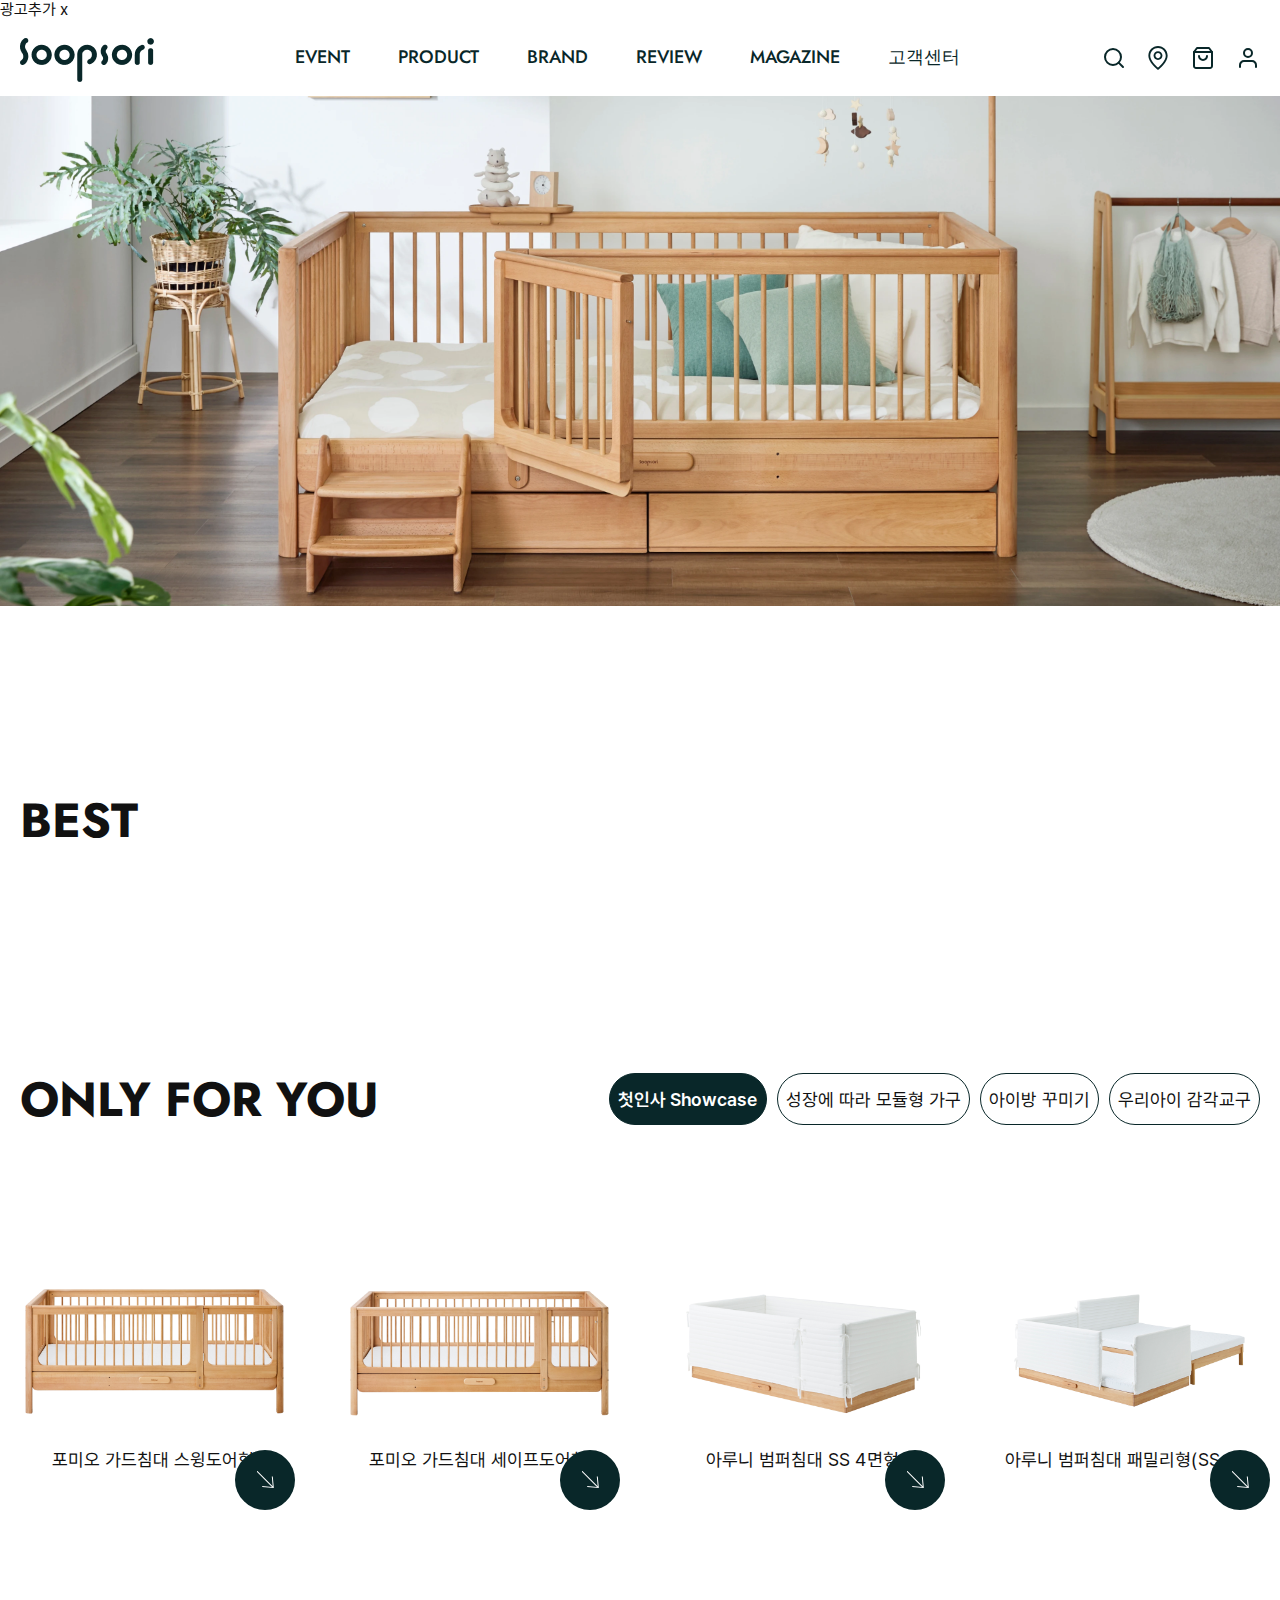
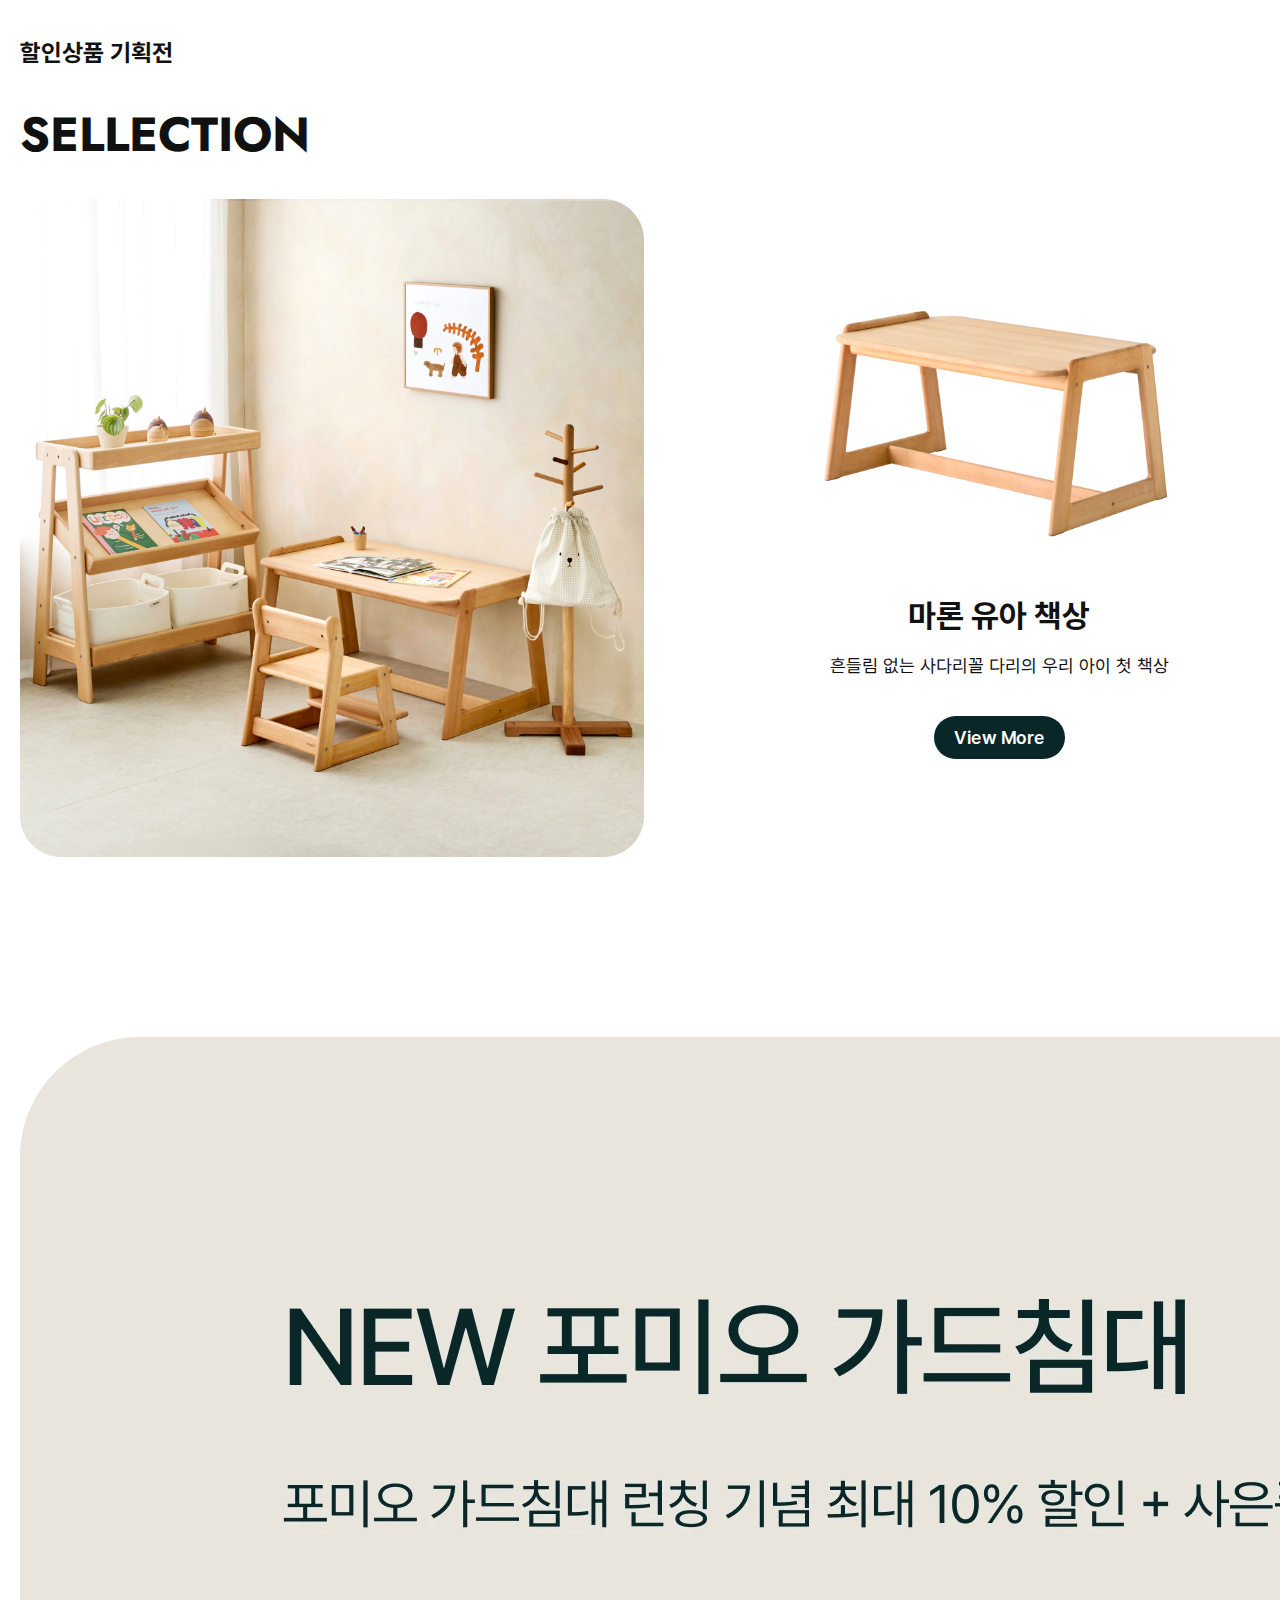
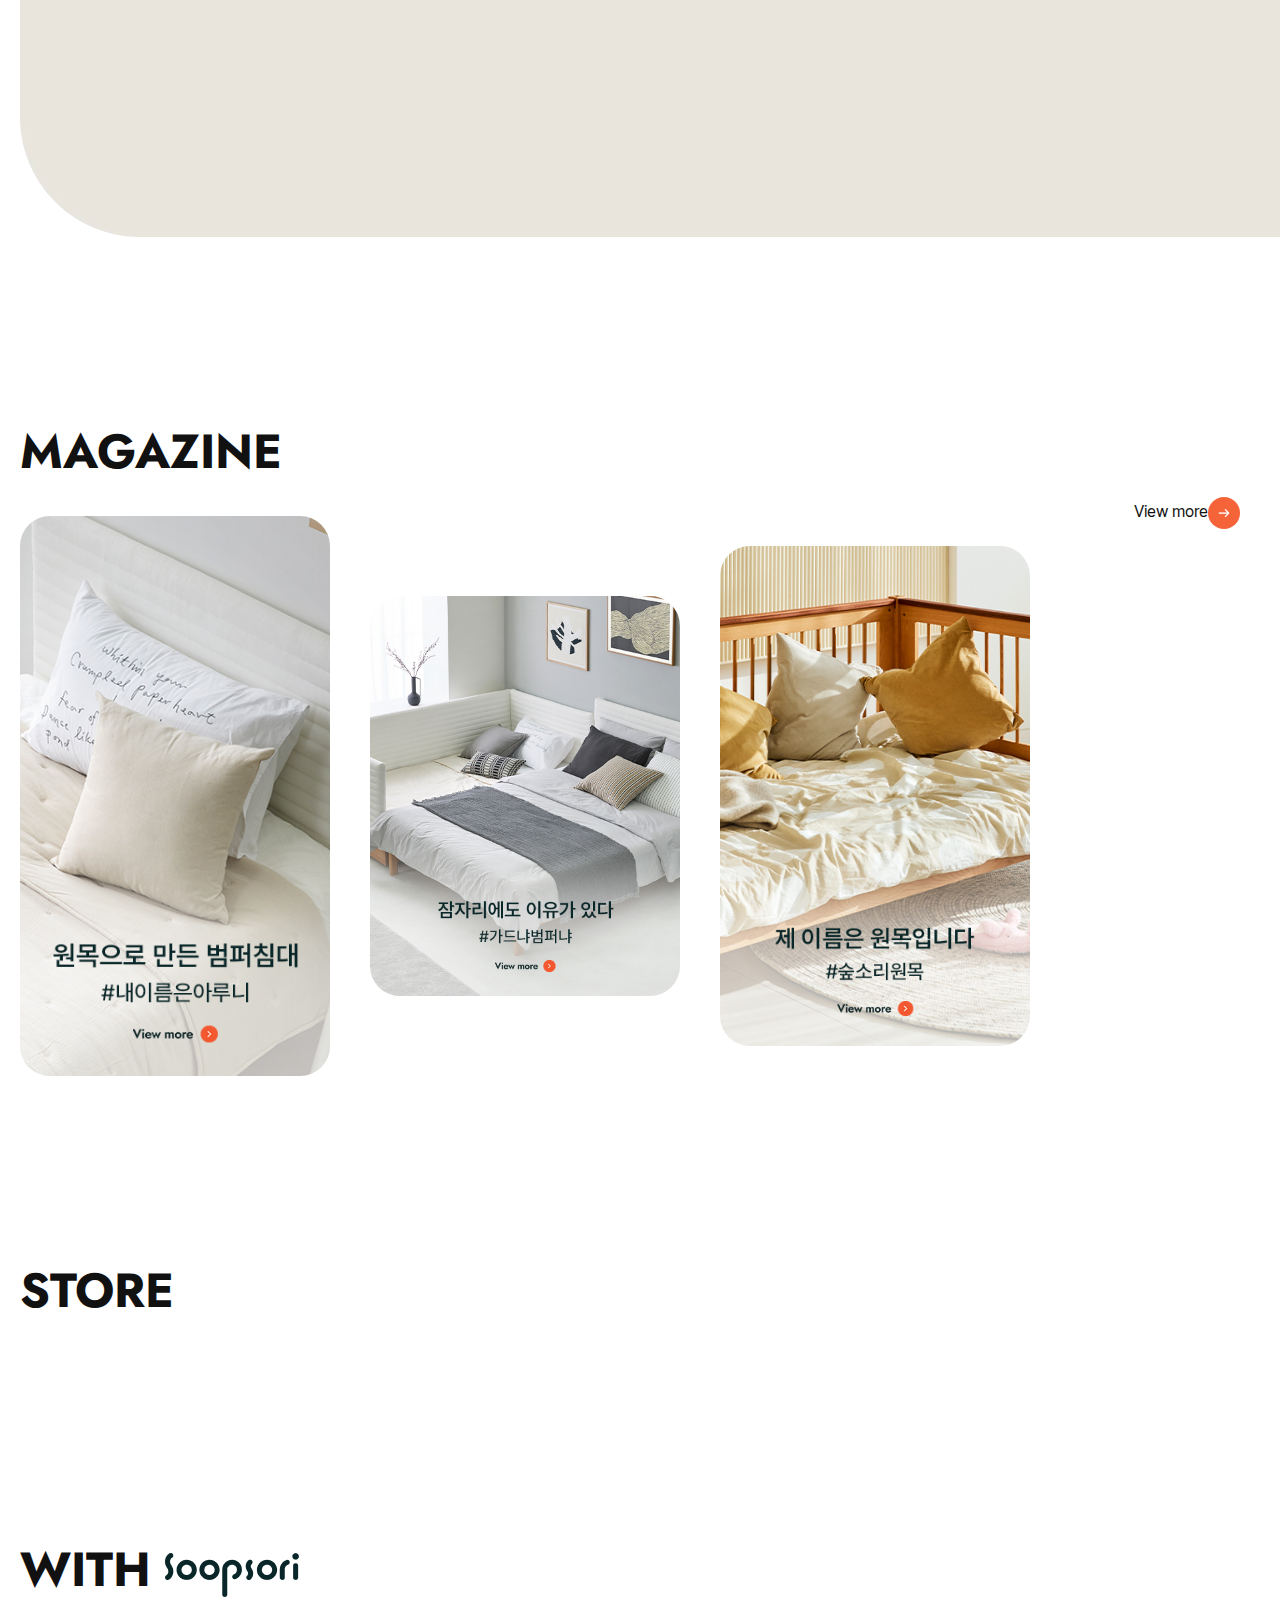
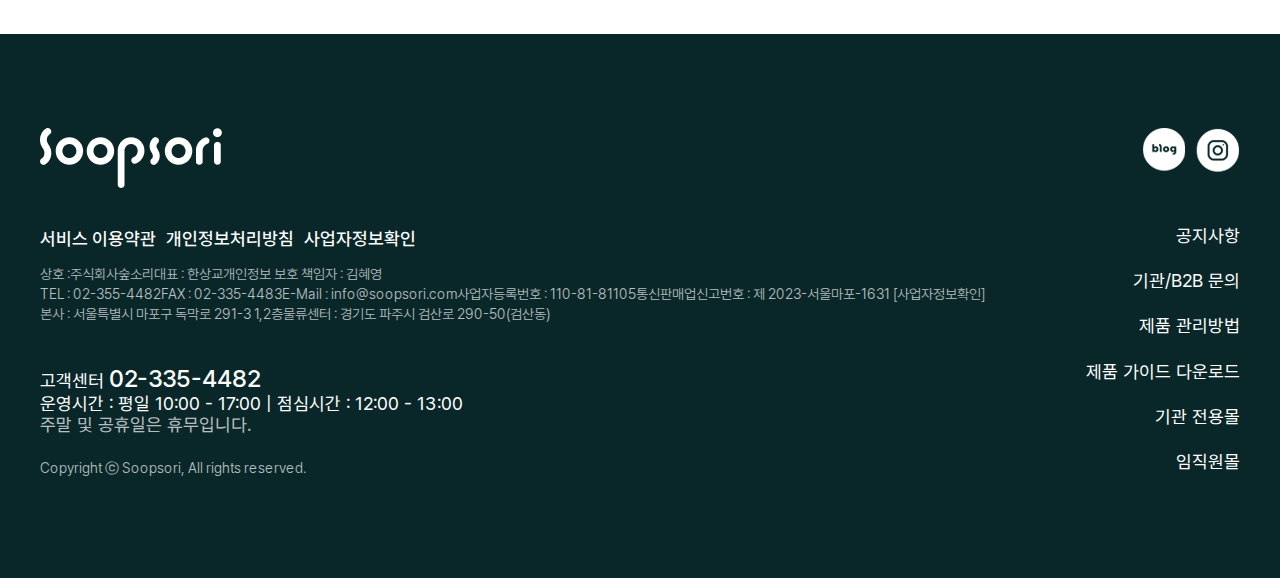
<file: index.html>
<!DOCTYPE html>
<html lang="en">

<head>
    <meta charset="UTF-8">
    <meta name="viewport" content="width=device-width, initial-scale=1.0">
    <title>soopsori</title>
    <link rel="stylesheet" href="./font/static/pretendard.css">
    <link href="https://fonts.googleapis.com/css2?family=Jost:ital,wght@0,100..900;1,100..900&display=swap" rel="stylesheet">
    <link rel="stylesheet" href="./CSS/comm.css">
    <link rel="stylesheet" href="./CSS/style.css">
    <link rel="stylesheet" href="./CSS/only.css">
    <link rel="stylesheet" href="./CSS/respond.css">
    
</head>

<body>
    <div class="add">광고추가 x</div>
    <!-- 1 header -->
    <header>
        <div class="inner">
            <!-- h1.logo>a[href="#void"]>img
            ul.main-menu>li*6>a[href="#void"]
            ul.gnb>li*4>a[href="#void"]>img -->
            <h1 class="logo"><a href="#void"><img src="./image/top-logo.png" alt="soopsori_logo"></a></h1>
            <ul class="main-menu">
                <li><a href="#void">EVENT</a></li>
                <li><a href="#void">PRODUCT</a></li>
                <li><a href="#void">BRAND</a></li>
                <li><a href="#void">REVIEW</a></li>
                <li><a href="#void">MAGAZINE</a></li>
                <li><a href="#void">고객센터</a></li>
            </ul>
            <ul class="gnb">
                <li><a href="#void"><img src="./image/btn_top_search.svg" alt="search_icon"></a></li>
                <li class="m-hide"><a href="#void"><img src="./image/btn_top_location.svg" alt="location_icon"></a></li>
                <li class="m-hide"><a href="#void"><img src="./image/btn_top_cart.svg" alt="cart_icon"></a></li>
                <li class="m-hide"><a href="#void"><img src="./image/btn_top_user.svg" alt="user_icon"></a></li>
                <li class="menu-btn"><a href="#void"><img src="./image/menu.svg" alt="menu_icon"></a></li>
            </ul>
        </div>
    </header>
    <!-- 2 main -->
    <main>
        <div class="main-slider-wrap">
            <div class="slider-list">
                <div class="slider"><img src="./image/slider-1.webp" alt="slider_banner">
                </div>
            </div>
        </div>


        <!-- section*7>div.inner>h2.title -->
        <section class="best-wrap">
            <div class="inner">
                <h2 class="title">BEST</h2>
            </div>
        </section>
             <section class="only-you-wrap">
            <div class="inner">
                <div class="title-box">
                    <h2 class="title">ONLY FOR YOU</h2>
                    <ul class="only-tap-list">
                        <li class="active"><a href="#void">첫인사 Showcase</a></li>
                        <li><a href="#void">성장에 따라 모듈형 가구</a></li>
                        <li><a href="#void">아이방 꾸미기</a></li>
                        <li><a href="#void">우리아이 감각교구</a></li>
                    </ul>
                </div>
            </div>
            <div class="only-for-slider-wrap">
                <div class="only-slider-list">
                    <div class="only-slider">
                        <div class="img-box">
                            <img src="./image/1000000445_main_05.jpg" alt="">
                            <img class="hover-img" src="./image/1000000445_add1_018.jpg" alt="">
                        </div>
                        <div class="text-box">
                            <p class="onny-item-title">포미오 가드침대 스윙도어형</p>
                        </div>
                        <div class="radius"></div>
                    </div>

                    <div class="only-slider">
                        <div class="img-box">
                            <img src="./image/1000000437_main_044.jpg" alt="">
                            <img class="hover-img" src="./image/1000000437_add1_032.jpg" alt="">
                        </div>
                        <div class="text-box">
                            <p class="onny-item-title">포미오 가드침대 세이프도어형</p>
                        </div>
                        <div class="radius"></div>
                    </div>
                    <div class="only-slider">
                        <div class="img-box">
                            <img src="./image/1000000033_main_04.jpg" alt="">
                            <img class="hover-img" src="./image/1000000033_add1_067.jpg" alt="">
                        </div>
                        <div class="text-box">
                            <p class="onny-item-title">아루니 범퍼침대 SS 4면형</p>
                        </div>
                        <div class="radius"></div>
                    </div>
                    <div class="only-slider">
                        <div class="img-box">
                            <img src="./image/1000000037_main_023.jpg" alt="">
                            <img class="hover-img" src="./image/1000000037_add1_013.jpg" alt="">
                        </div>
                        <div class="text-box">
                            <p class="onny-item-title">아루니 범퍼침대 패밀리형(SS+Q)</p>
                        </div>
                        <div class="radius"></div>
                    </div>
                </div>
            </div>
            </div>
        </section>
        <section class="sellection-wrap">
            <div class="inner">
                <h2 class="title">SELLECTION</h2>
                <div class="sellection-slider-wrap">
                    <div class="sellection-list">
                        <div class="sellection">
                            
                            <div class="sel-left"><img src="./image/05_main_sell_pc1.png "alt=""></div>
                            
                            <div class="sel-right">
                            <div class="img-box">
                                <img src="./image/06_main_sell_pointer03.png" alt="">
                            </div>
                            <div class="text-box">
                                <strong>마론 유아 책상</strong>
                                <p>흔들림 없는 사다리꼴 다리의 우리 아이 첫 책상</p>
                                <p class="more">View More</p>
                            </div>
                            </div>
                        </div>
                    </div>
                </div>
            </div>
        </section>
        <section class="banner-wrap">
            <div class="inner">
                <h2 class="blind">할인상품 기획전</h2>
                <div class="event-banner">
                    <ul class="event-banner-list">
                        <li><a href="#"><img src="./image/banner_1.webp" alt="banner"></a></li>
                    </ul>
                </div>
            </div>
        </section>
        <section class="magazine">
            <div class="inner">
                <h2 class="title">MAGAZINE</h2>
                <!-- ul.magazine-list>li*3>a[href="#void"]>img -->
                <!-- ul.magazine-list>li*3>a[href="#void"]>img[src="./image/magazine-$.jpg"] -->
                <ul class="magazine-list">
                    <li><a href="#void"><img src="./image/magazine-1.jpg" alt=""></a></li>
                    <li><a href="#void"><img src="./image/magazine-2.jpg" alt=""></a></li>
                    <li><a href="#void"><img src="./image/magazine-3.jpg" alt=""></a></li>
                </ul>
                <p class="more-btn"><a href="#void"><span>View more</span><span><img src="./image/btn-main-more.svg"
                                alt="more_icon"></span></a></p>
            </div>
        </section>
        <section class="store-wrap">
            <div class="inner">
                <h2 class="title">STORE</h2>
            </div>
        </section>
        <section class="with-wrap">
            <div class="inner">
                <h2 class="title">WITH <img src="./image/top-logo.png" alt="loco_icon"></h2>
            </div>
        </section>

    </main>
    <!-- 3 footer -->
    <footer>
        <div class="inner">
            <div class="footer-left">
                <!-- p.footer-logo>img
                div.util-address
                div.custom-center
                p.cory -->
                <p class="footer-logo"><a href="#void">
                        <img src="./image/footer-logo.png" alt="footer_logo_icon"></a></p>
                <div class="util-address">
                    <!-- ul.util-menu>li*3>a[href="#void"]
                    adress>p*3>span*5 -->
                    <ul class="util-menu">
                        <li><a href="#void">서비스 이용약관</a></li>
                        <li><a href="#void">개인정보처리방침</a></li>
                        <li><a href="#void">사업자정보확인</a></li>
                    </ul>
                    <address class="text-op">
                        <p><span>상호 :주식회사숲소리</span><span>대표 : 한상교</span><span>개인정보 보호 책임자 : 김혜영</span></p>
                        <p><span>TEL : 02-355-4482</span><span>FAX : 02-335-4483</span><span>E-Mail :
                                info@soopsori.com</span><span>사업자등록번호 : 110-81-81105</span><span>통신판매업신고번호 : 제 2023-서울마포-1631 <a href="#void">[사업자정보확인]</a></span></p>
                        <p><span>본사 : 서울특별시 마포구 독막로 291-3 1,2층</span><span>물류센터 : 경기도 파주시 검산로 290-50(검산동)</span></p>
                    </address>
                </div>
                <div class="custom-center">
                    <p>고객센터 <strong>02-335-4482</strong></p>
                    <p>운영시간 : 평일 10:00 - 17:00 | 점심시간 : 12:00 - 13:00</p>
                    <p class="text-op">주말 및 공휴일은 휴무입니다.</p>
                </div>
                <p class="copy text-op">Copyright ⓒ Soopsori, All rights reserved.</p>
            </div>
            <div class="footer-right">
                <!-- ul.snslist>li*2>a[href="#void"]>img
                ul.footer-menu>li*6>a[href="#void"] -->
                <ul class="sns-list">
                    <li><a href="#void"><img src="./image/footer-sns-blog.png" alt="blog_icon"></a></li>
                    <li><a href="#void"><img src="./image/footer-sns-insta.png" alt="insta_icon"></a></li>
                </ul>
                <ul class="footer-menu">
                    <li><a href="#void">공지사항</a></li>
                    <li><a href="#void">기관/B2B 문의</a></li>
                    <li><a href="#void">제품 관리방법</a></li>
                    <li><a href="#void">제품 가이드 다운로드</a></li>
                    <li><a href="#void">기관 전용몰</a></li>
                    <li><a href="#void">임직원몰</a></li>
                </ul>
            </div>
        </div>
    </footer>
</body>

</html>
</file>
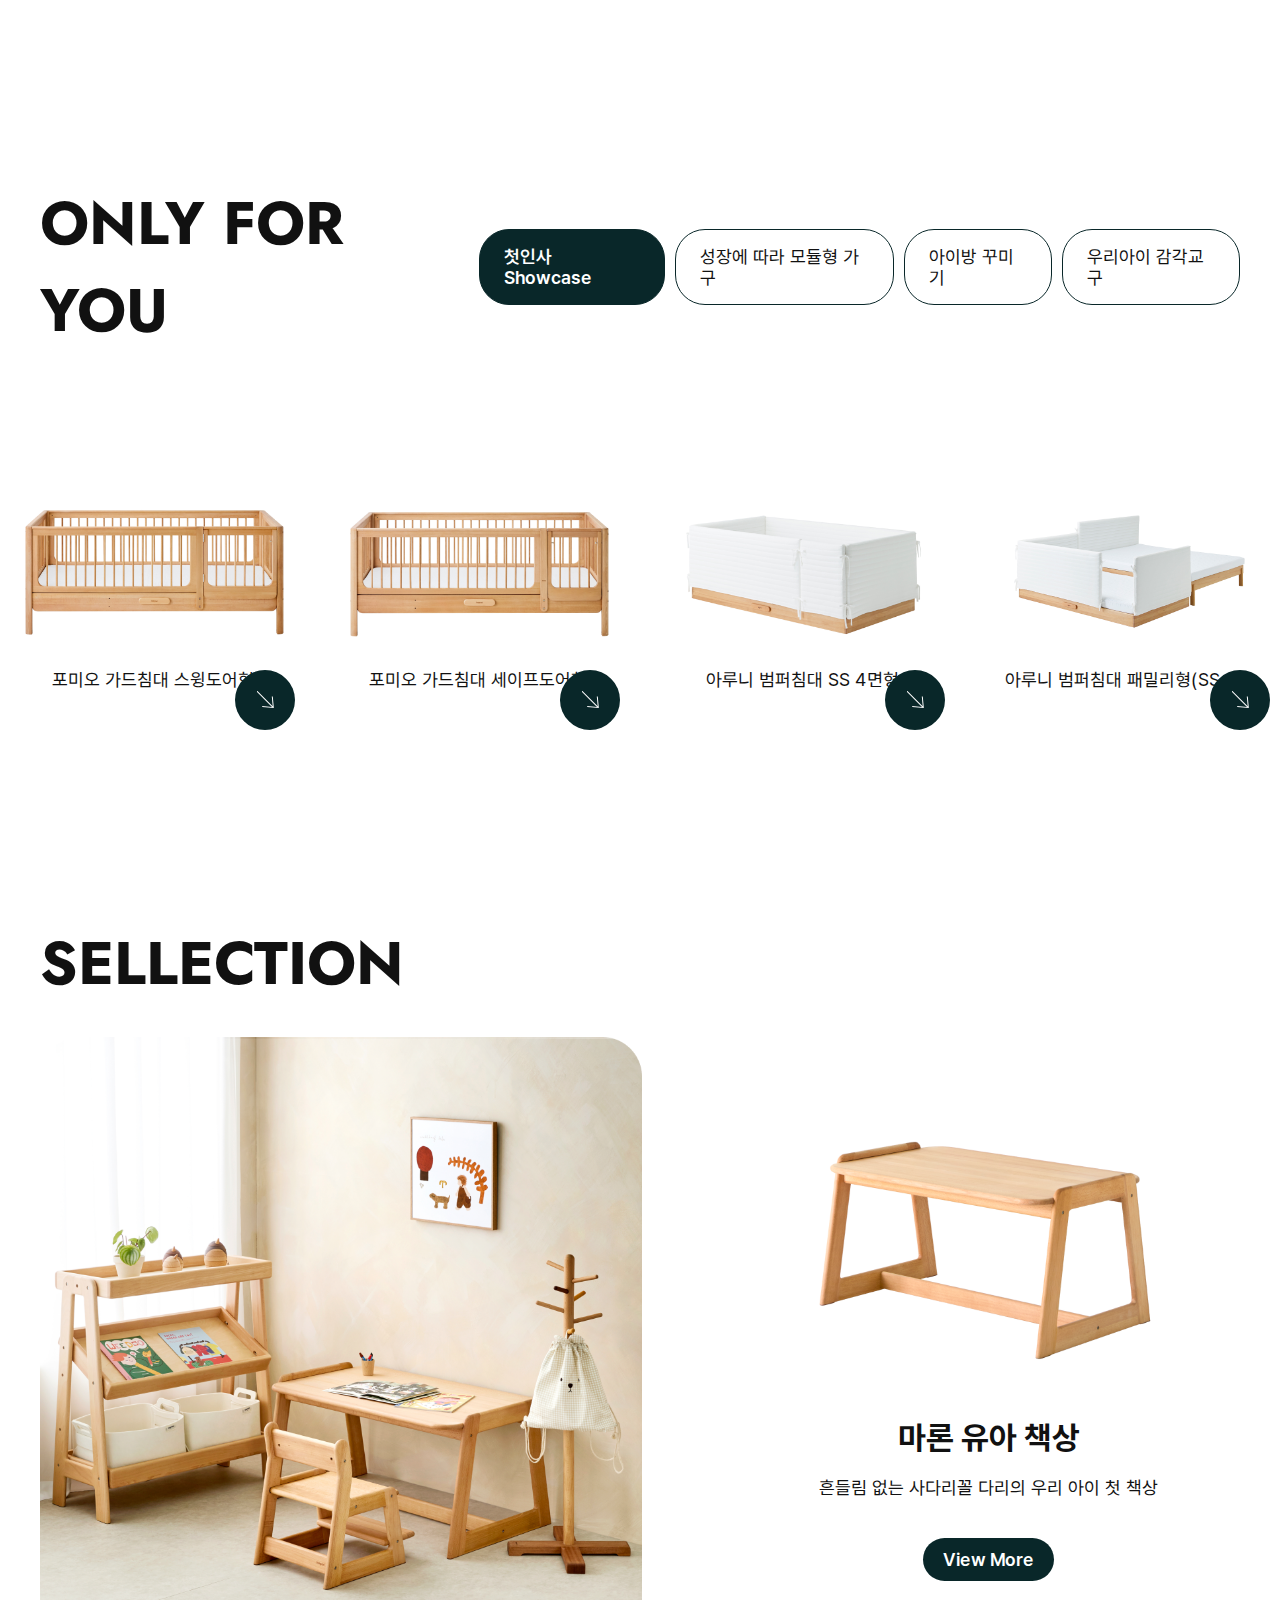
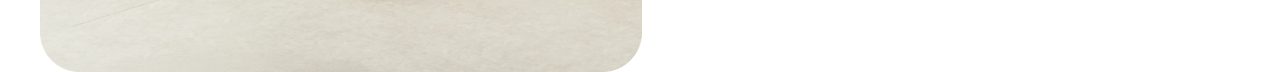
<file: only-for-you.html>
<!DOCTYPE html>
<html lang="en">

<head>
    <meta charset="UTF-8">
    <meta name="viewport" content="width=device-width, initial-scale=1.0">
    <title>Document</title>
    <link rel="stylesheet" href="./font/static/pretendard.css">
    <link href="https://fonts.googleapis.com/css2?family=Jost:ital,wght@0,100..900;1,100..900&display=swap"
        rel="stylesheet">
    <link rel="stylesheet" href="./CSS/comm.css">
    <link rel="stylesheet" href="./CSS/style.css">
    <link rel="stylesheet" href="./CSS/only.css">
</head>

<body>
    <main>
        <section class="only-you-wrap">
            <div class="inner">
                <div class="title-box">
                    <h2 class="title">ONLY FOR YOU</h2>
                    <ul class="only-tap-list">
                        <li class="active"><a href="#void">첫인사 Showcase</a></li>
                        <li><a href="#void">성장에 따라 모듈형 가구</a></li>
                        <li><a href="#void">아이방 꾸미기</a></li>
                        <li><a href="#void">우리아이 감각교구</a></li>
                    </ul>
                </div>
            </div>
            <div class="only-for-slider-wrap">
                <div class="only-slider-list">
                    <div class="only-slider">
                        <div class="img-box">
                            <img src="./image/1000000445_main_05.jpg" alt="">
                            <img class="hover-img" src="./image/1000000445_add1_018.jpg" alt="">
                        </div>
                        <div class="text-box">
                            <p class="onny-item-title">포미오 가드침대 스윙도어형</p>
                        </div>
                        <div class="radius"></div>
                    </div>

                    <div class="only-slider">
                        <div class="img-box">
                            <img src="./image/1000000437_main_044.jpg" alt="">
                            <img class="hover-img" src="./image/1000000437_add1_032.jpg" alt="">
                        </div>
                        <div class="text-box">
                            <p class="onny-item-title">포미오 가드침대 세이프도어형</p>
                        </div>
                        <div class="radius"></div>
                    </div>
                    <div class="only-slider">
                        <div class="img-box">
                            <img src="./image/1000000033_main_04.jpg" alt="">
                            <img class="hover-img" src="./image/1000000033_add1_067.jpg" alt="">
                        </div>
                        <div class="text-box">
                            <p class="onny-item-title">아루니 범퍼침대 SS 4면형</p>
                        </div>
                        <div class="radius"></div>
                    </div>
                    <div class="only-slider">
                        <div class="img-box">
                            <img src="./image/1000000037_main_023.jpg" alt="">
                            <img class="hover-img" src="./image/1000000037_add1_013.jpg" alt="">
                        </div>
                        <div class="text-box">
                            <p class="onny-item-title">아루니 범퍼침대 패밀리형(SS+Q)</p>
                        </div>
                        <div class="radius"></div>
                    </div>
                </div>
            </div>
            </div>
        </section>
        <section class="sellection-wrap">
            <div class="inner">
                <h2 class="title">SELLECTION</h2>
                <div class="sellection-slider-wrap">
                    <div class="sellection-list">
                        <div class="sellection">
                            
                            <div class="sel-left"><img src="./image/05_main_sell_pc1.png "alt=""></div>
                            
                            <div class="sel-right">
                            <div class="img-box">
                                <img src="./image/06_main_sell_pointer03.png" alt="">
                            </div>
                            <div class="text-box">
                                <strong>마론 유아 책상</strong>
                                <p>흔들림 없는 사다리꼴 다리의 우리 아이 첫 책상</p>
                                <p class="more">View More</p>
                            </div>
                            </div>
                        </div>
                    </div>
                </div>
            </div>
        </section>
    </main>
</body>

</html>
</file>
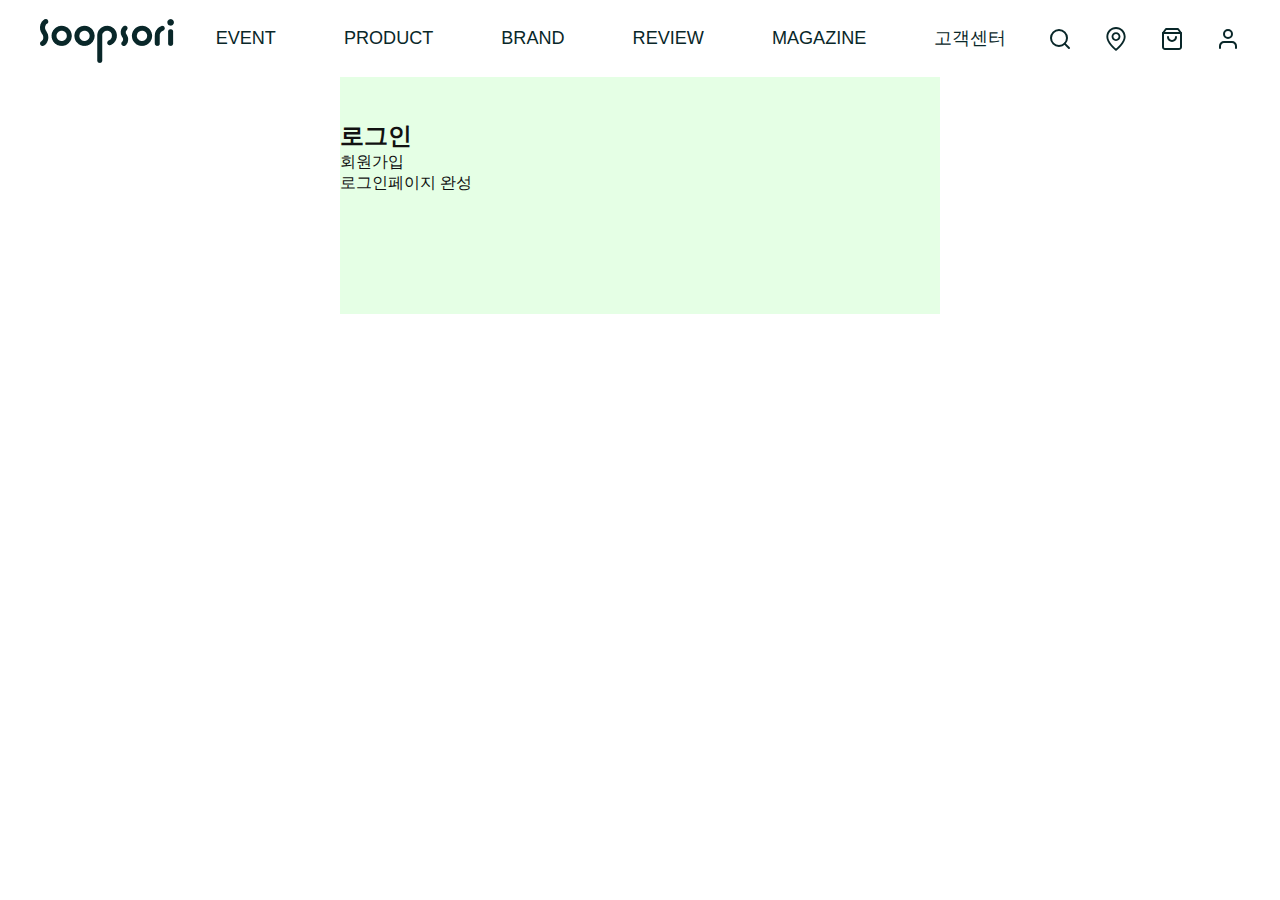
<file: login/login.html>
<!DOCTYPE html>
<html lang="en">
<head>
    <meta charset="UTF-8">
    <meta name="viewport" content="width=device-width, initial-scale=1.0">
    <title>Document</title>
    <link rel="stylesheet" href="../CSS/comm.css">
    <link rel="stylesheet" href="../CSS/style.css">
    <link rel="stylesheet" href="./login.css">
</head>
<body>
    <header>
        <div class="inner">
            <!-- h1.logo>a[href="#void"]>img
            ul.main-menu>li*6>a[href="#void"]
            ul.gnb>li*4>a[href="#void"]>img -->
            <h1 class="logo"><a href="#void"><img src="../image/top-logo.png" alt="soopsori_logo"></a></h1>
            <ul class="main-menu">
                <li><a href="#void">EVENT</a></li>
                <li><a href="#void">PRODUCT</a></li>
                <li><a href="#void">BRAND</a></li>
                <li><a href="#void">REVIEW</a></li>
                <li><a href="#void">MAGAZINE</a></li>
                <li><a href="#void">고객센터</a></li>
            </ul>
            <ul class="gnb">
                <li><a href="#void"><img src="../image/btn_top_search.svg" alt="search_icon"></a></li>
                <li class="m-hide"><a href="#void"><img src="../image/btn_top_location.svg" alt="location_icon"></a></li>
                <li class="m-hide"><a href="#void"><img src="../image/btn_top_cart.svg" alt="cart_icon"></a></li>
                <li class="m-hide"><a href="#void"><img src="../image/btn_top_user.svg" alt="user_icon"></a></li>
                <li class="menu-btn"><a href="#void"><img src="../image/menu.svg" alt="menu_icon"></a></li>
            </ul>
        </div>
    </header>
    <main>
        <div class="small-inner">
            <h2 class="title">로그인</h2>
            <p>회원가입</p>
            <p>로그인페이지 완성</p>
        </div>
    </main>
</body>
</html>
</file>
<file: font/static/pretendard.css>
/*
Copyright (c) 2021 Kil Hyung-jin, with Reserved Font Name Pretendard.
https://github.com/orioncactus/pretendard

This Font Software is licensed under the SIL Open Font License, Version 1.1.
This license is copied below, and is also available with a FAQ at:
http://scripts.sil.org/OFL
*/

@font-face {
	font-family: 'Pretendard';
	font-weight: 900;
	font-display: swap;
	src: local('Pretendard Black'), url(./woff2/Pretendard-Black.woff2) format('woff2'), url(./woff/Pretendard-Black.woff) format('woff');
}

@font-face {
	font-family: 'Pretendard';
	font-weight: 800;
	font-display: swap;
	src: local('Pretendard ExtraBold'), url(./woff2/Pretendard-ExtraBold.woff2) format('woff2'), url(./woff/Pretendard-ExtraBold.woff) format('woff');
}

@font-face {
	font-family: 'Pretendard';
	font-weight: 700;
	font-display: swap;
	src: local('Pretendard Bold'), url(./woff2/Pretendard-Bold.woff2) format('woff2'), url(./woff/Pretendard-Bold.woff) format('woff');
}

@font-face {
	font-family: 'Pretendard';
	font-weight: 600;
	font-display: swap;
	src: local('Pretendard SemiBold'), url(./woff2/Pretendard-SemiBold.woff2) format('woff2'), url(./woff/Pretendard-SemiBold.woff) format('woff');
}

@font-face {
	font-family: 'Pretendard';
	font-weight: 500;
	font-display: swap;
	src: local('Pretendard Medium'), url(./woff2/Pretendard-Medium.woff2) format('woff2'), url(./woff/Pretendard-Medium.woff) format('woff');
}

@font-face {
	font-family: 'Pretendard';
	font-weight: 400;
	font-display: swap;
	src: local('Pretendard Regular'), url(./woff2/Pretendard-Regular.woff2) format('woff2'), url(./woff/Pretendard-Regular.woff) format('woff');
}

@font-face {
	font-family: 'Pretendard';
	font-weight: 300;
	font-display: swap;
	src: local('Pretendard Light'), url(./woff2/Pretendard-Light.woff2) format('woff2'), url(./woff/Pretendard-Light.woff) format('woff');
}

@font-face {
	font-family: 'Pretendard';
	font-weight: 200;
	font-display: swap;
	src: local('Pretendard ExtraLight'), url(./woff2/Pretendard-ExtraLight.woff2) format('woff2'), url(./woff/Pretendard-ExtraLight.woff) format('woff');
}

@font-face {
	font-family: 'Pretendard';
	font-weight: 100;
	font-display: swap;
	src: local('Pretendard Thin'), url(./woff2/Pretendard-Thin.woff2) format('woff2'), url(./woff/Pretendard-Thin.woff) format('woff');
}
</file>
<file: CSS/comm.css>
/* 테두리와 여백이 포함된 크기가 width,height 안에 포함되도록 -> box-sizing-border-box */
*{
    margin:0;
    padding:0;
    box-sizing:border-box;
}

li{
    list-style: none;
}

a{
    text-decoration: none;
    /* color:#1f1f1f; */
    /* 부모의 color속성을 상속받아서 사용할때 */
    color:inherit;
}
/* 위아래 정렬 */

img,video{
    vertical-align: middle;
}
em,i,address{
    font-style: normal;
}

/* blind */
.blind{
    position:absolute;
    top:-999px;
}
/* body */
body{
    font-family:'Pretendard',"돋움",sans-serif;
    /* font-size:16px; */
    color:#111;


}
</file>
<file: CSS/style.css>
/* 변수 선언하기 */
:root {
    /* --변수명:값 */
    /* 변수명 : 한글,영문자 대소문자 구분,숫자,-,_ */
    --default: #092729;
    --font-size: 60px;
    --title-family: "jost", sans-serif;

}
/* menu-btn 숨기기 */
.menu-btn{
    display:none;
}
/* font-family: "Jost", sans-serif; */
/* body {} */

.inner {
    width: 100%;
    max-width: 1920px;
    padding: 0 40px;
    margin: 0 auto;
    /* background-color: rgba(255, 0, 0, 0.3); */
}

/* header */
header {
    /* 헤더 고정 -> position:fixed 너비값필수 width:100% */
    /* z-index -> 나중 position이 위로 올라가지않게  */
    background: #fff;
    box-shadow: 0 0 5px rgba(0, 0, 0 0.1);
    position: fixed;
    width: 100%;
    z-index:100000;
}

header .inner {
    display: flex;
    justify-content: space-between;
    line-height: 76px;
}

header .inner ul {
    display: flex;
}

.main-menu {
    gap: 68px;
}

.main-menu>li>a {
    font-family: var(--title-family);
    font-size: 1.13rem;
    font-weight: 500;
    color: var(--default);
}

.gnb {
    gap: 32px;
}

/* main */
/* .main-slider-wrap {} */

.main-slider-wrap .slider img {
    width: 100%;
}
section{
    padding:180px 0 0;
}
section .inner{
    position: relative;
}
section .title{
    font-family:var(--title-family);
    font-size:var(--font-size);
    margin-bottom:30px;
}
.magazine-list{
    display:flex;
    gap:40px;
    align-items:center;
}
.magazine-list>li{
    width:25%;
    border-radius:30px;
    overflow:hidden;
}
.magazine-list>li:first-child{
    height:560px;
}
.magazine-list>li:nth-child(2){
    height:400px;
}
.magazine-list>li:last-child{
    height:500px;
}
/* .magazine-list>li>a{} */
.magazine-list>li img{
    width:100%;
    height:100%;
    object-fit: cover;
}
.more-btn{
    position:absolute;
    right:40px;
    top:80px;
}


/* footer */
footer{
    background:var(--default);
    color:#fff;
}
footer .inner{
    padding:94px 40px;
    max-width:1680px;
    display:flex;
    justify-content:space-between;
}
/* .footer-left{} */
.footer-left .util-address{
    margin:40px 0;
}
.footer-left .util-address .util-menu{
    display:flex;
    gap:10px;
    font-size:1.13rem;
    font-weight:500;
    margin-bottom:15px;
}
.footer-left .util-address address{
    font-size:0.88rem;
    font-weight:300;
    line-height:20px;

}

/* .footer-left .custom-center{} */
.footer-left .custom-center p{
    font-size:1.13rem;
}
.footer-left .custom-center p strong{
    font-size:1.5rem;
    font-weight:500;
}

.footer-left .copy{
    font-size:0.88rem;
    font-weight:300;
    margin-top:24px;
}

.footer-left .text-op{
    opacity:0.7;
}

.footer-right{
    text-align:end;
}
.footer-right .sns-list{
    display:flex;
    gap: 10px;
    justify-content:flex-end;
    margin-bottom:40px;
}

.footer-right .footer-menu{
    font-size:1.13rem;
    line-height:2.5;

}
</file>
<file: CSS/only.css>
:root{
    --main-color:#092729;
}

.only-you-wrap .title{
    margin-bottom:0;
}
.title-box{
    display:flex;
    justify-content:space-between;
    align-items: center;
    margin-bottom: 30px;
}
.only-tap-list{
    display:flex;
    gap:10px;
}
.only-tap-list li a{
    display:block;
    padding:16px 24px;
    border:1px solid var(--main-color);
    border-radius:30px;
    font-size:1.13rem;
    
}
.only-tap-list li a:hover{
    background-color:#ddd;
}
.only-tap-list li.active a{
    background:var(--main-color);
    color:#fff;
    font-weight:600;
}

.only-slider-list{
    display:flex;
    gap:20px;
    justify-content: space-between;
}
.only-slider-list>div{
    position:relative;
    /* border:1px solid red; */
    padding:2% 0;
    border-radius:40px 40px 0 40px;
    overflow:hidden;
    background:#fff;

}
.only-slider-list>div img{
    width:100%;
    height:100%;
    object-fit:cover;
}
.only-slider-list>div .hover-img{
    position:absolute;
    top:0;
    left:0;
    opacity:0;
    transition:0.3s;
}
.only-slider-list>div .text-box{
    position:absolute;
    bottom:50px;
    /* left:50%;
    transform:translateX(-50%); 
    ->글자가 긴경우엔 width:100%, text-align:center; */
    font-size:1.13rem;
    /* background-color:rgba(0,0,255,0.2); */
    width:100%;
    text-align: center;
    z-index:100;
}
.only-slider-list>div:hover .hover-img{
    opacity: 1;
}
.only-slider-list>div .radius{
    width:75px;
    height:75px;
    /* background-color:skyblue; */
    background:#FFF;
    border-radius:30px 0 0 0;
    position:absolute;
    right:0;
    bottom:0;
}
.radius::before{
    content:"";
    display:block;
    /* background-color:#fff; */
    background:transparent;
    width:80px;
    height:80px;
    border-radius:50px;
    position:absolute;
    left:-80px;
    bottom:0;
    box-shadow:40px 40px 0 #fff;
}
.radius::after{
    content:"";
    display:block;
    /* background:#fff; */
    background:transparent;
    width:80px;
    height:80px;
    border-radius:50px;
    position:absolute;
    right:0;
    top:-80px;
    box-shadow:40px 40px 0 #fff;
}
.only-slider-list>div:hover .text-box{
    color:#fff;
}
.only-slider-list>div::after{
    content: "";
    display: block;
    position:absolute;
    right:10px;
    bottom:10px;
    width:60px;
    height:60px;
    background:var(--main-color) url(../image/arrow-right-thin.svg) no-repeat center center;
    z-index:1000;
    border-radius:50%;
    transform:rotate(45deg);
    transition:0.3s;
}

.only-slider-list>div:hover::after{
    right:0;
    bottom:0;
}


.sellection{
    display:flex;
    justify-content:space-between;
}
.sellection>div img{
    width:100%; /* ->부모의 크기가 기준 */
    
}
.sel-right{
    /* 상하좌우 가운데보내는 */
   display:flex;
   flex-direction:column; /* 좌우 */
   justify-content:center; /*위아래 */
   align-items:center; /* 좌우 */
   gap:40px;
   padding-left:95px;
}

.sel-right .text-box{
    text-align: center; /*글자 가운데 */
}

.sel-right .text-box strong{
    font-size:2rem; /* 기본크기의 2배 */

}
.sel-right .text-box p{
    font-size:1.13rem;
    margin:20px 0;
}

.sel-right .text-box .more{
    background:var(--main-color);
    color:#fff;
    display:inline-block;
    padding:11px 20px;
    border-radius:30px;
    font-weight:600;
    

}
</file>
<file: CSS/respond.css>
/* 1280px 이하 */
@media screen and (max-width:1280px) {
    .inner {
        padding: 0 20px;
    }

    .main-menu {
        gap: 3rem;
    }

    .gnb {
        gap: 1.3rem;
    }

    section .title {
        font-size: 3rem;
    }

    .only-tap-list li a {
        padding: 0.9rem 0.5rem;
    }
}

/* 1024px 이하 */
@media screen and (max-width:1024px) {

    /* 기본글자크기 14px */
    html {
        font-size: 14px;
    }

    /* 1.제거하기 */
    .main-menu,
    .m-hide {
        display: none !important;
    }

    /* 2.보이기 */
    .menu-btn {
        display: block;

    }

    /* 3. 100%만들기 */





    /* footer .inner에 준 flex를 취소하여
    footer의 footer-left, footer-right를 다른줄로 변경,flex취소 */
    footer .inner {
        display:block;
        padding:3rem 20px;
    }
    .footer-right .sns-list{
        justify-content: flex-start;
        margin-top:1.5rem;
    }
    .footer-right .footer-menu{
        display: flex;
        gap:10px;
        flex-wrap:wrap;
    }
}


/* 768px 이하 */
@media screen and (max-width:768px) {
    /* 기본글자크기 12px */
    html{
        font-size:12px;
    }
    /* header .inner 줄간격 */
    header .inner{
        line-height:56px;
    }
    /* logo크기 */
    .logo img{
        width:110px;
    }
    /* 메뉴크기 줄이기 */
    .menu-btn img{
        width:24px;
    }
}
</file>
<file: login/login.css>
.small-inner{
    max-width:600px;
    margin:0 auto;
    padding:120px 0;
    background-color:rgba(0,255,0,0.1);
}
</file>
